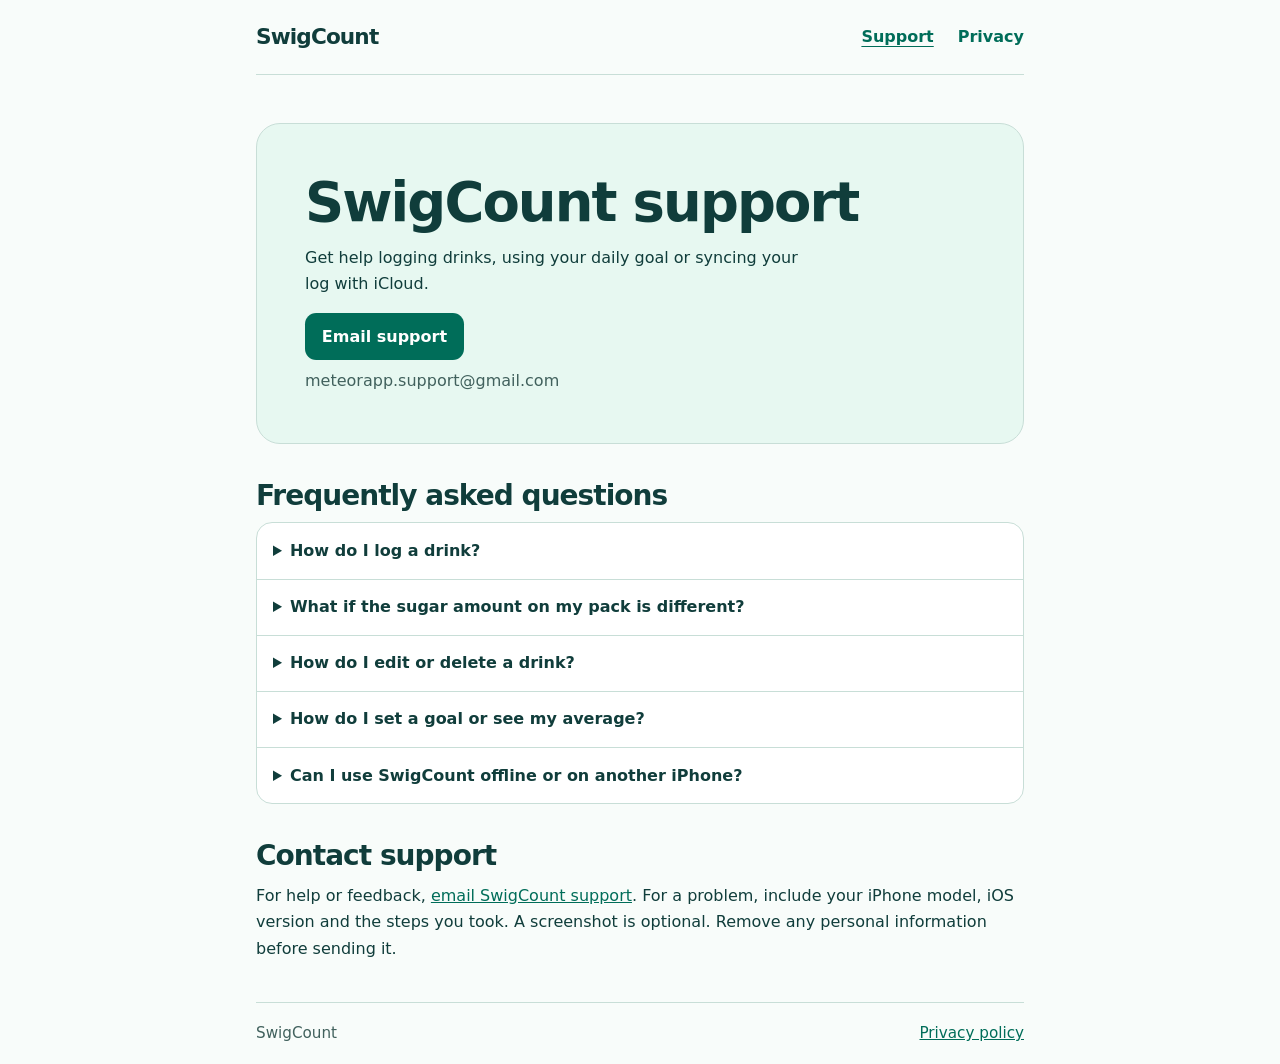
<file: index.html>
<!doctype html>
<html lang="en-GB">
<head>
  <meta charset="utf-8">
  <meta name="viewport" content="width=device-width, initial-scale=1">
  <meta name="description" content="Get help with SwigCount, the iPhone drink sugar log.">
  <meta name="theme-color" content="#e7f8f1">
  <title>SwigCount Support</title>
  <link rel="stylesheet" href="styles.css">
</head>
<body>
  <a class="skip" href="#main">Skip to content</a>
  <header class="shell site-header">
    <a class="brand" href="./">SwigCount</a>
    <nav aria-label="Main navigation">
      <a href="./" aria-current="page">Support</a>
      <a href="privacy.html">Privacy</a>
    </nav>
  </header>
  <main id="main" class="shell">
    <section class="hero" aria-labelledby="page-title">
      <h1 id="page-title">SwigCount support</h1>
      <p>Get help logging drinks, using your daily goal or syncing your log with iCloud.</p>
      <a class="email-button" href="mailto:meteorapp.support@gmail.com?subject=SwigCount%20Support">Email support</a>
      <p class="address">meteorapp.support@gmail.com</p>
    </section>

    <section class="faq" aria-labelledby="faq-title">
      <h2 id="faq-title">Frequently asked questions</h2>
      <div class="card">
        <details>
          <summary>How do I log a drink?</summary>
          <p>Tap a category under <strong>Quick add</strong> on Today, or open <strong>Log</strong>. Choose a UK preset where available, or enter your own drink. Set the serving size in millilitres and the total sugars in grams for that serving. Check the time and tap <strong>Save drink</strong>.</p>
        </details>
        <details>
          <summary>What if the sugar amount on my pack is different?</summary>
          <p>Use the pack’s “of which sugars” figure for the amount you drank. If the label gives grams per 100ml, multiply by the volume you drank in millilitres and divide by 100. You can type the result into the sugar field. A preset adjusts automatically when you change the serving size until you enter a different sugar amount. Tap <strong>Use label amount</strong> to restore the preset calculation.</p>
        </details>
        <details>
          <summary>How do I edit or delete a drink?</summary>
          <p>Open a recent drink on Today, or tap <strong>See all</strong> and choose a row in Drink history. Tap <strong>Save changes</strong> after editing, or tap <strong>Delete drink</strong> and confirm.</p>
        </details>
        <details>
          <summary>How do I set a goal or see my average?</summary>
          <p>In <strong>Settings</strong>, enter your own drinks-only goal in grams and tap <strong>Save goal</strong>. Use <strong>Remove goal</strong> to clear it. In <strong>Trends</strong>, select 7 days, 30 days or 3 months. The daily average uses the days you logged at least one drink.</p>
        </details>
        <details>
          <summary>Can I use SwigCount offline or on another iPhone?</summary>
          <p>Logging works offline. To sync your log and goal, use the same Apple Account and enable iCloud for SwigCount on both iPhones. Give both devices time to sync while online.</p>
        </details>
      </div>
    </section>
    <section class="contact" aria-labelledby="contact-title">
      <h2 id="contact-title">Contact support</h2>
      <p>For help or feedback, <a href="mailto:meteorapp.support@gmail.com?subject=SwigCount%20Support">email SwigCount support</a>. For a problem, include your iPhone model, iOS version and the steps you took. A screenshot is optional. Remove any personal information before sending it.</p>
    </section>
  </main>
  <footer class="shell site-footer">
    <span>SwigCount</span>
    <a href="privacy.html">Privacy policy</a>
  </footer>
</body>
</html>
</file>
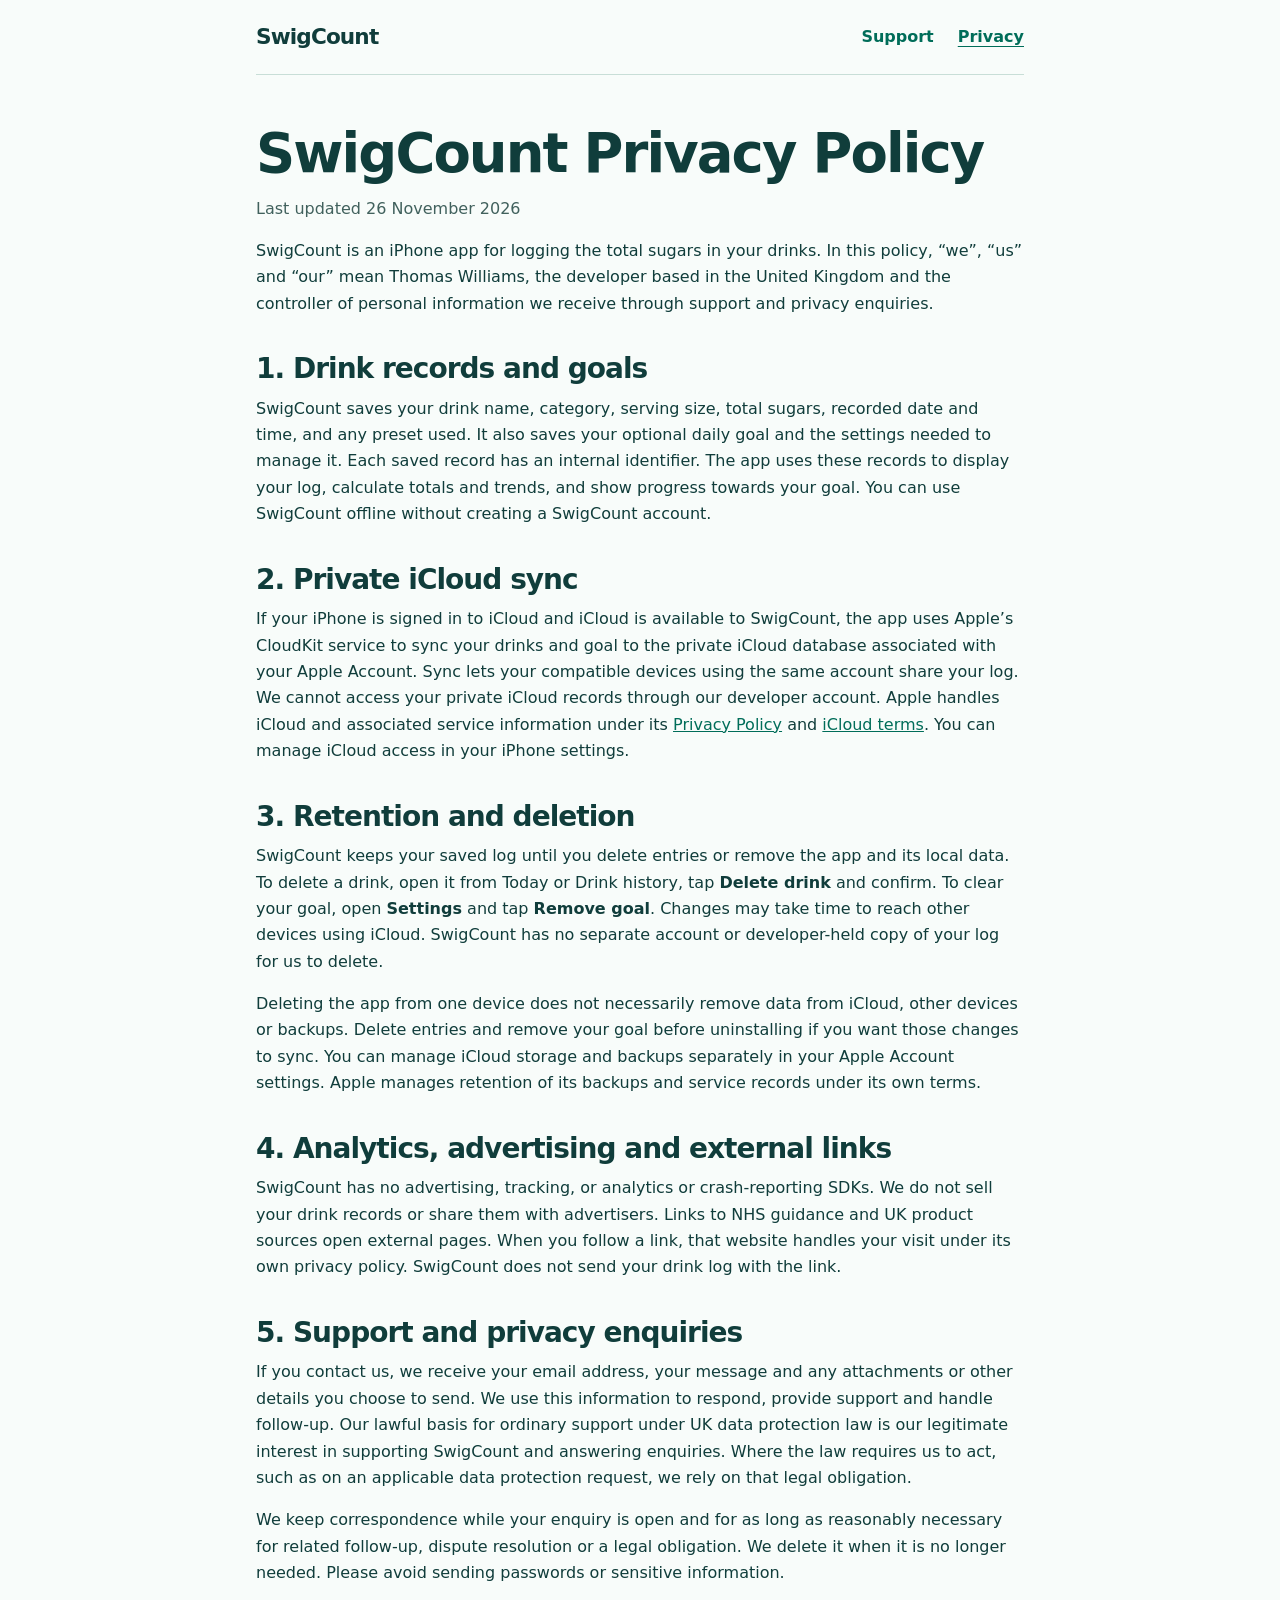
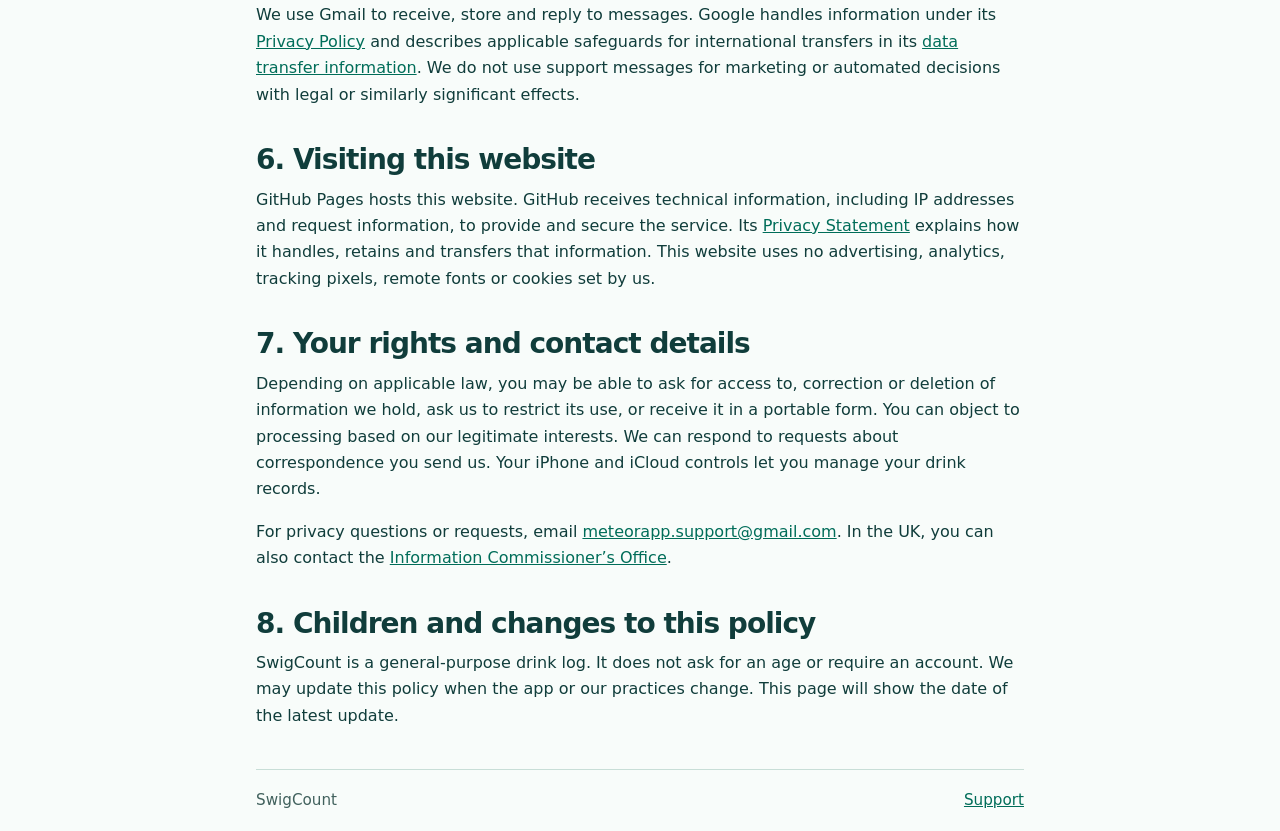
<file: privacy.html>
<!doctype html>
<html lang="en-GB">
<head>
  <meta charset="utf-8">
  <meta name="viewport" content="width=device-width, initial-scale=1">
  <meta name="description" content="How SwigCount stores drink records and uses private iCloud sync, and how we handle support enquiries.">
  <meta name="theme-color" content="#e7f8f1">
  <title>SwigCount Privacy Policy</title>
  <link rel="stylesheet" href="styles.css">
</head>
<body>
  <a class="skip" href="#main">Skip to content</a>
  <header class="shell site-header">
    <a class="brand" href="./">SwigCount</a>
    <nav aria-label="Main navigation">
      <a href="./">Support</a>
      <a href="privacy.html" aria-current="page">Privacy</a>
    </nav>
  </header>
  <main id="main" class="shell policy">
    <h1>SwigCount Privacy Policy</h1>
    <p class="updated">Last updated 26 November 2026</p>
    <p>SwigCount is an iPhone app for logging the total sugars in your drinks. In this policy, “we”, “us” and “our” mean Thomas Williams, the developer based in the United Kingdom and the controller of personal information we receive through support and privacy enquiries.</p>

    <h2>1. Drink records and goals</h2>
    <p>SwigCount saves your drink name, category, serving size, total sugars, recorded date and time, and any preset used. It also saves your optional daily goal and the settings needed to manage it. Each saved record has an internal identifier. The app uses these records to display your log, calculate totals and trends, and show progress towards your goal. You can use SwigCount offline without creating a SwigCount account.</p>

    <h2>2. Private iCloud sync</h2>
    <p>If your iPhone is signed in to iCloud and iCloud is available to SwigCount, the app uses Apple’s CloudKit service to sync your drinks and goal to the private iCloud database associated with your Apple Account. Sync lets your compatible devices using the same account share your log. We cannot access your private iCloud records through our developer account. Apple handles iCloud and associated service information under its <a href="https://www.apple.com/legal/privacy/">Privacy Policy</a> and <a href="https://www.apple.com/legal/internet-services/icloud/">iCloud terms</a>. You can manage iCloud access in your iPhone settings.</p>

    <h2>3. Retention and deletion</h2>
    <p>SwigCount keeps your saved log until you delete entries or remove the app and its local data. To delete a drink, open it from Today or Drink history, tap <strong>Delete drink</strong> and confirm. To clear your goal, open <strong>Settings</strong> and tap <strong>Remove goal</strong>. Changes may take time to reach other devices using iCloud. SwigCount has no separate account or developer-held copy of your log for us to delete.</p>
    <p>Deleting the app from one device does not necessarily remove data from iCloud, other devices or backups. Delete entries and remove your goal before uninstalling if you want those changes to sync. You can manage iCloud storage and backups separately in your Apple Account settings. Apple manages retention of its backups and service records under its own terms.</p>

    <h2>4. Analytics, advertising and external links</h2>
    <p>SwigCount has no advertising, tracking, or analytics or crash-reporting SDKs. We do not sell your drink records or share them with advertisers. Links to NHS guidance and UK product sources open external pages. When you follow a link, that website handles your visit under its own privacy policy. SwigCount does not send your drink log with the link.</p>

    <h2>5. Support and privacy enquiries</h2>
    <p>If you contact us, we receive your email address, your message and any attachments or other details you choose to send. We use this information to respond, provide support and handle follow-up. Our lawful basis for ordinary support under UK data protection law is our legitimate interest in supporting SwigCount and answering enquiries. Where the law requires us to act, such as on an applicable data protection request, we rely on that legal obligation.</p>
    <p>We keep correspondence while your enquiry is open and for as long as reasonably necessary for related follow-up, dispute resolution or a legal obligation. We delete it when it is no longer needed. Please avoid sending passwords or sensitive information.</p>
    <p>We use Gmail to receive, store and reply to messages. Google handles information under its <a href="https://policies.google.com/privacy">Privacy Policy</a> and describes applicable safeguards for international transfers in its <a href="https://policies.google.com/privacy/frameworks">data transfer information</a>. We do not use support messages for marketing or automated decisions with legal or similarly significant effects.</p>

    <h2>6. Visiting this website</h2>
    <p>GitHub Pages hosts this website. GitHub receives technical information, including IP addresses and request information, to provide and secure the service. Its <a href="https://docs.github.com/en/site-policy/privacy-policies/github-general-privacy-statement">Privacy Statement</a> explains how it handles, retains and transfers that information. This website uses no advertising, analytics, tracking pixels, remote fonts or cookies set by us.</p>

    <h2>7. Your rights and contact details</h2>
    <p>Depending on applicable law, you may be able to ask for access to, correction or deletion of information we hold, ask us to restrict its use, or receive it in a portable form. You can object to processing based on our legitimate interests. We can respond to requests about correspondence you send us. Your iPhone and iCloud controls let you manage your drink records.</p>
    <p>For privacy questions or requests, email <a href="mailto:meteorapp.support@gmail.com?subject=SwigCount%20Privacy">meteorapp.support@gmail.com</a>. In the UK, you can also contact the <a href="https://ico.org.uk/make-a-complaint/">Information Commissioner’s Office</a>.</p>

    <h2>8. Children and changes to this policy</h2>
    <p>SwigCount is a general-purpose drink log. It does not ask for an age or require an account. We may update this policy when the app or our practices change. This page will show the date of the latest update.</p>
  </main>
  <footer class="shell site-footer">
    <span>SwigCount</span>
    <a href="./">Support</a>
  </footer>
</body>
</html>
</file>
<file: styles.css>
:root {
  color-scheme: light;
  --ink: #103d3b;
  --muted: #41615d;
  --teal: #006d59;
  --mint: #e7f8f1;
  --line: #c8ded7;
  --paper: #fff;
  --page: #f8fcfa;
}

* { box-sizing: border-box; }

body {
  margin: 0;
  background: var(--page);
  color: var(--ink);
  font: 1rem/1.65 system-ui, sans-serif;
}

a { color: var(--teal); }
a:hover { text-decoration-thickness: .14em; }
:focus-visible { outline: 3px solid #a63540; outline-offset: 4px; }

.shell {
  width: min(100% - 2rem, 48rem);
  margin-inline: auto;
}

.skip {
  position: fixed;
  z-index: 1;
  top: .75rem;
  left: .75rem;
  padding: .6rem 1rem;
  background: var(--paper);
  transform: translateY(-200%);
}

.skip:focus { transform: none; }

.site-header, .site-footer {
  display: flex;
  flex-wrap: wrap;
  justify-content: space-between;
  align-items: center;
  gap: .75rem;
  padding-block: 1.125rem;
}

.site-header {
  border-bottom: 1px solid var(--line);
  margin-bottom: clamp(1rem, 5vw, 3rem);
}

.brand {
  color: var(--ink);
  font-family: ui-rounded, system-ui, sans-serif;
  font-size: 1.35rem;
  font-weight: 850;
  letter-spacing: -.04em;
  text-decoration: none;
}

nav { display: flex; flex-wrap: wrap; gap: clamp(.75rem, 3vw, 1.5rem); }
nav a { padding-block: .35rem; font-weight: 650; text-decoration: none; }
nav a[aria-current], nav a:hover { text-decoration: underline; text-underline-offset: .26em; }

.hero {
  padding: clamp(1.25rem, 6vw, 3rem);
  background: var(--mint);
  border: 1px solid var(--line);
  border-radius: 1.5rem;
}

h1, h2 {
  margin: 0 0 .65rem;
  font-family: ui-rounded, system-ui, sans-serif;
  font-weight: 850;
  line-height: 1.15;
  letter-spacing: -.035em;
}

h1 { font-size: clamp(2rem, 7vw, 3.4rem); }
h2 { font-size: clamp(1.35rem, 4vw, 1.75rem); }
p { margin: .55rem 0 1rem; }
.hero p { max-width: 31rem; }

.email-button {
  display: inline-block;
  padding: .65rem 1.05rem;
  background: var(--teal);
  color: var(--paper);
  border-radius: .7rem;
  font-weight: 750;
  text-decoration: none;
}

.email-button:hover { text-decoration: underline; }
.address { margin: .5rem 0 0; color: var(--muted); overflow-wrap: anywhere; }

.faq, .contact, .policy h2 { margin-top: 2.25rem; }
.card { background: var(--paper); border: 1px solid var(--line); border-radius: 1rem; }
details + details { border-top: 1px solid var(--line); }
summary { padding: .9rem 1rem; cursor: pointer; font-weight: 750; }
details p { margin: 0; padding: 0 1rem 1rem; color: var(--muted); }
.updated { color: var(--muted); }
.policy a { overflow-wrap: anywhere; }

.site-footer {
  border-top: 1px solid var(--line);
  margin-top: 2.5rem;
  color: var(--muted);
  font-size: .95rem;
}
</file>
